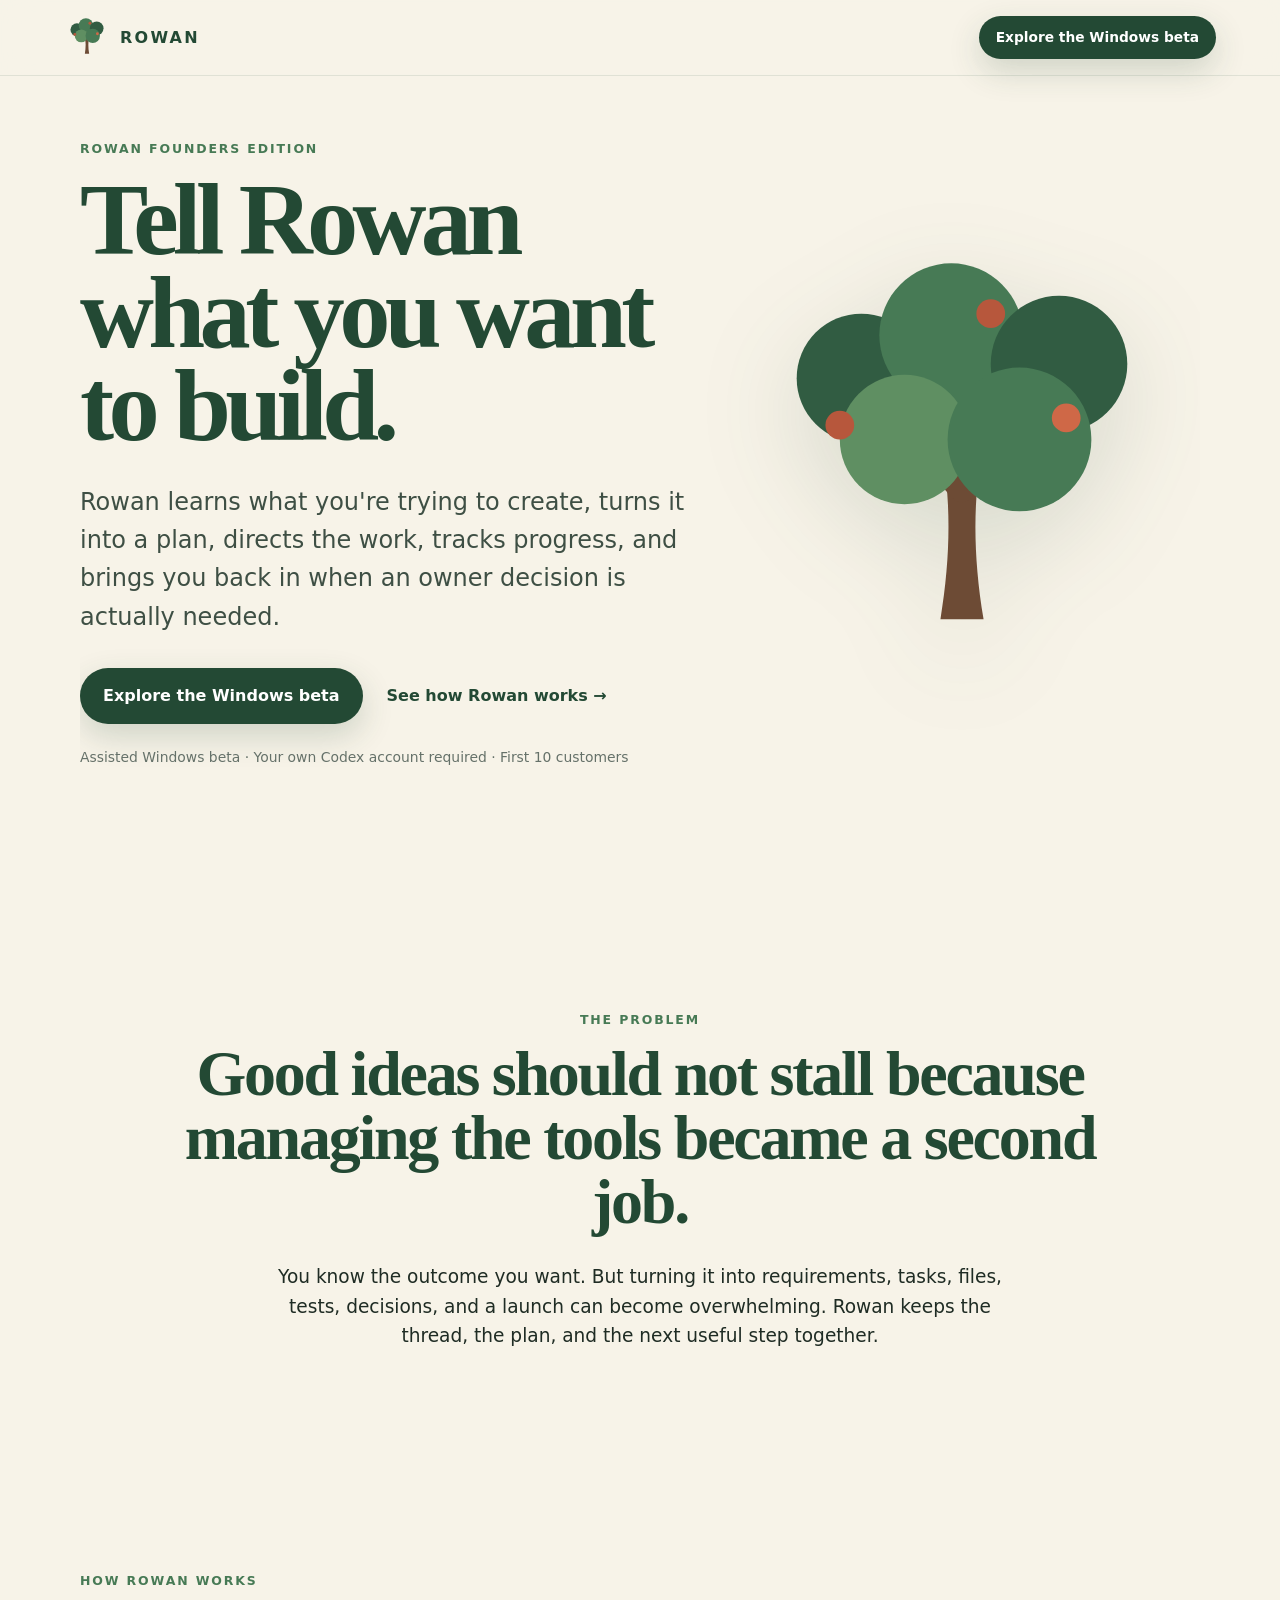
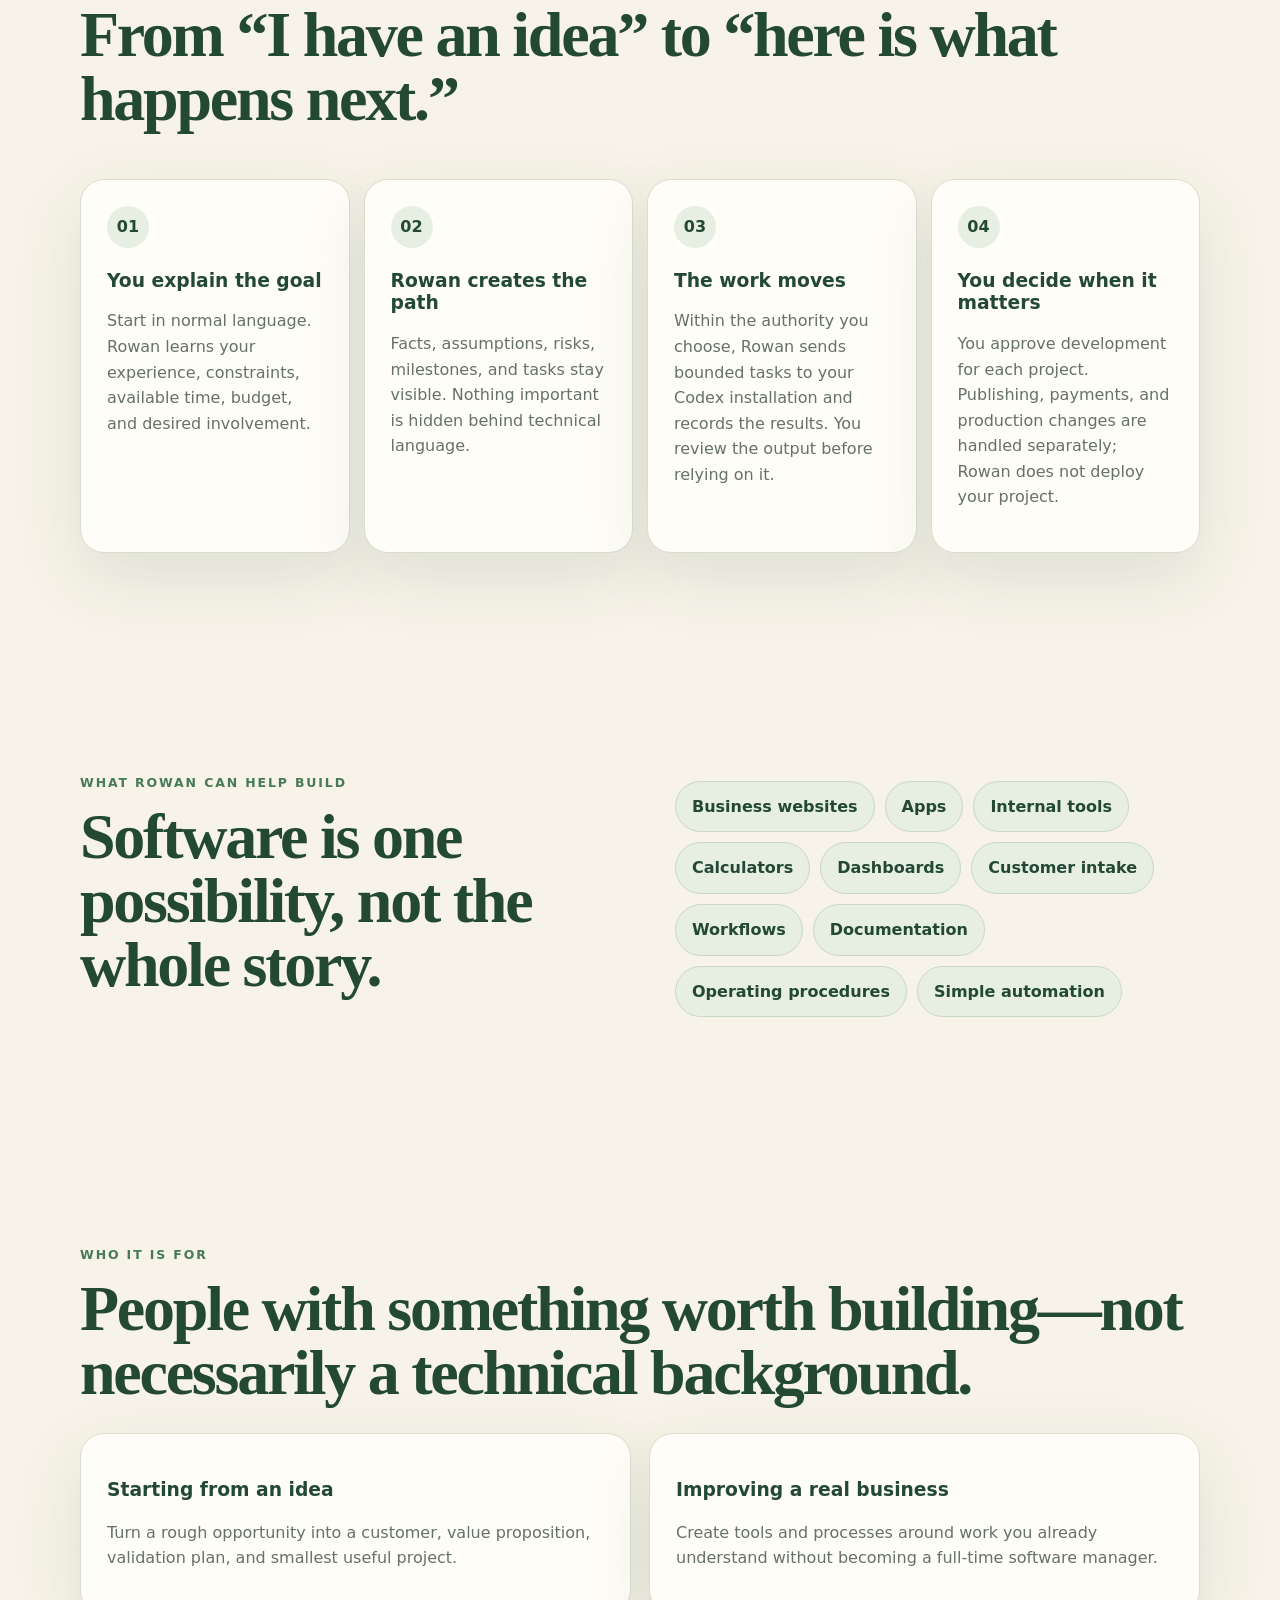
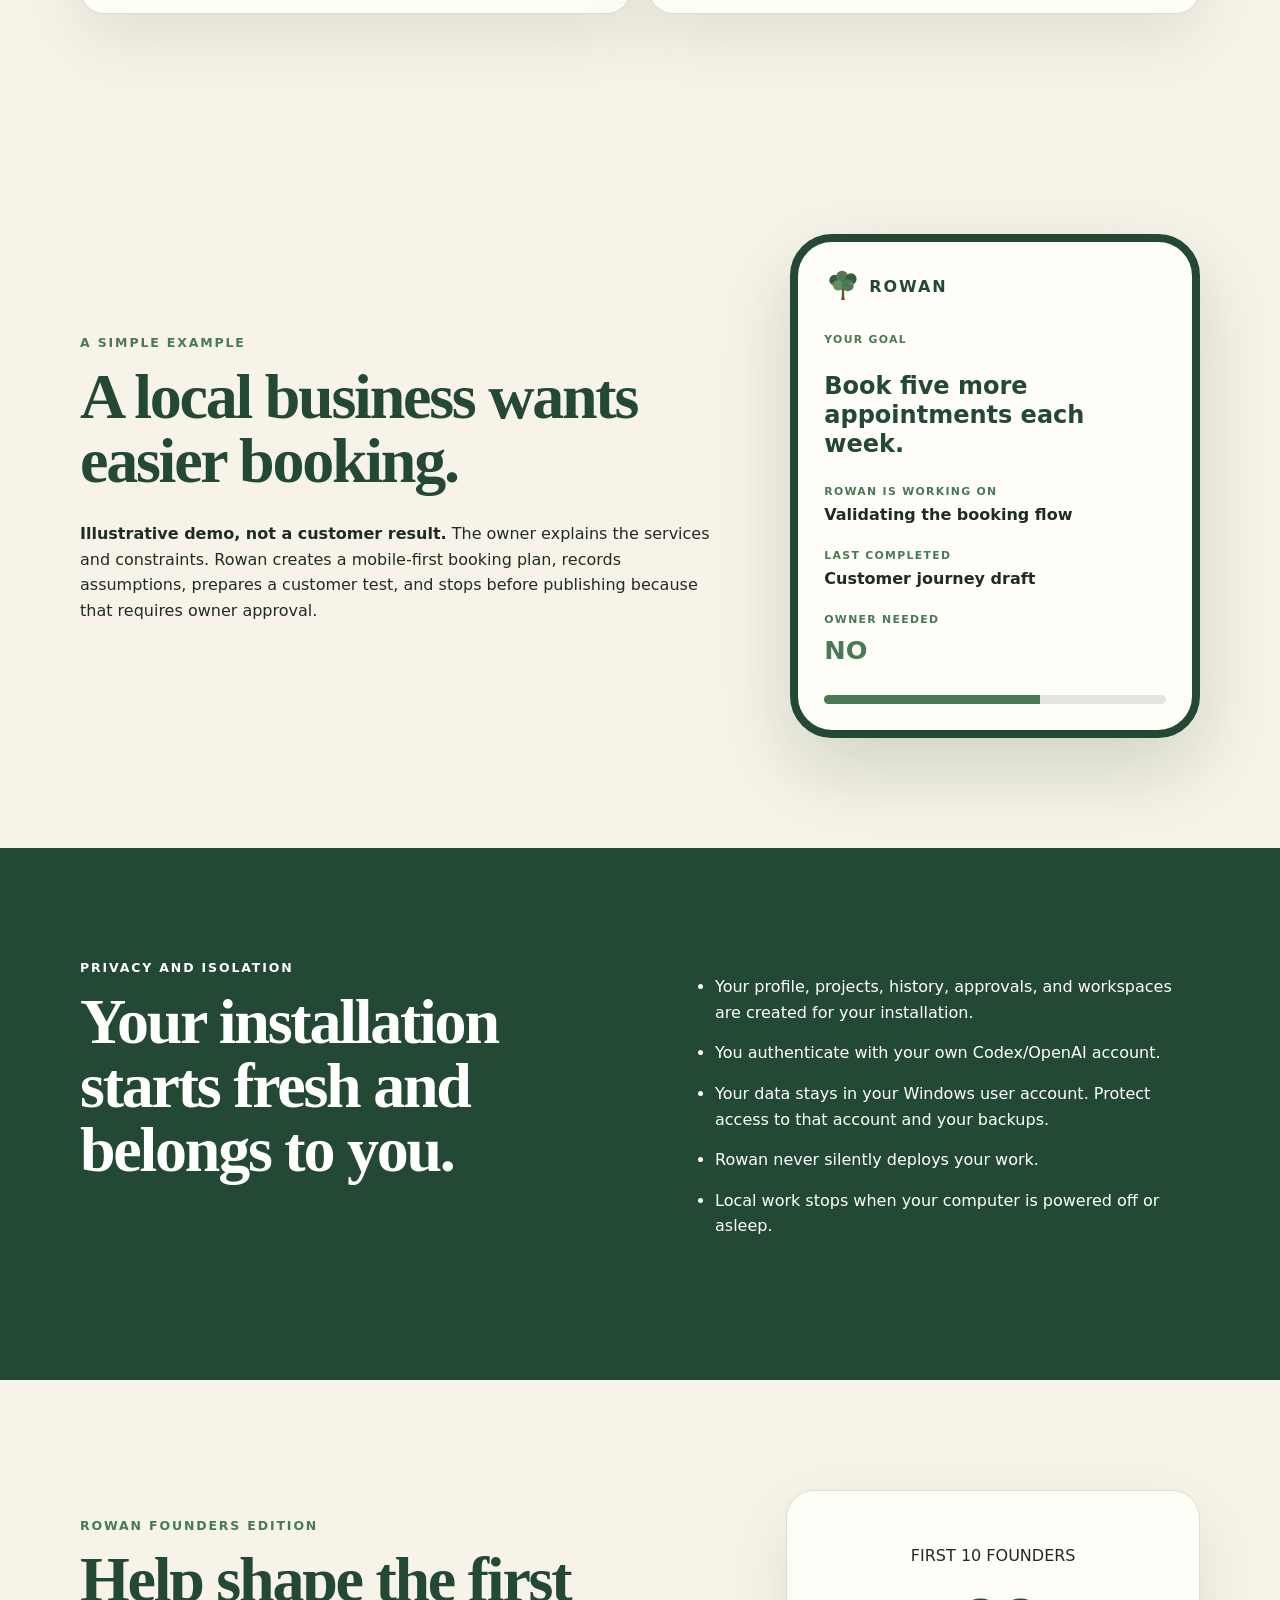
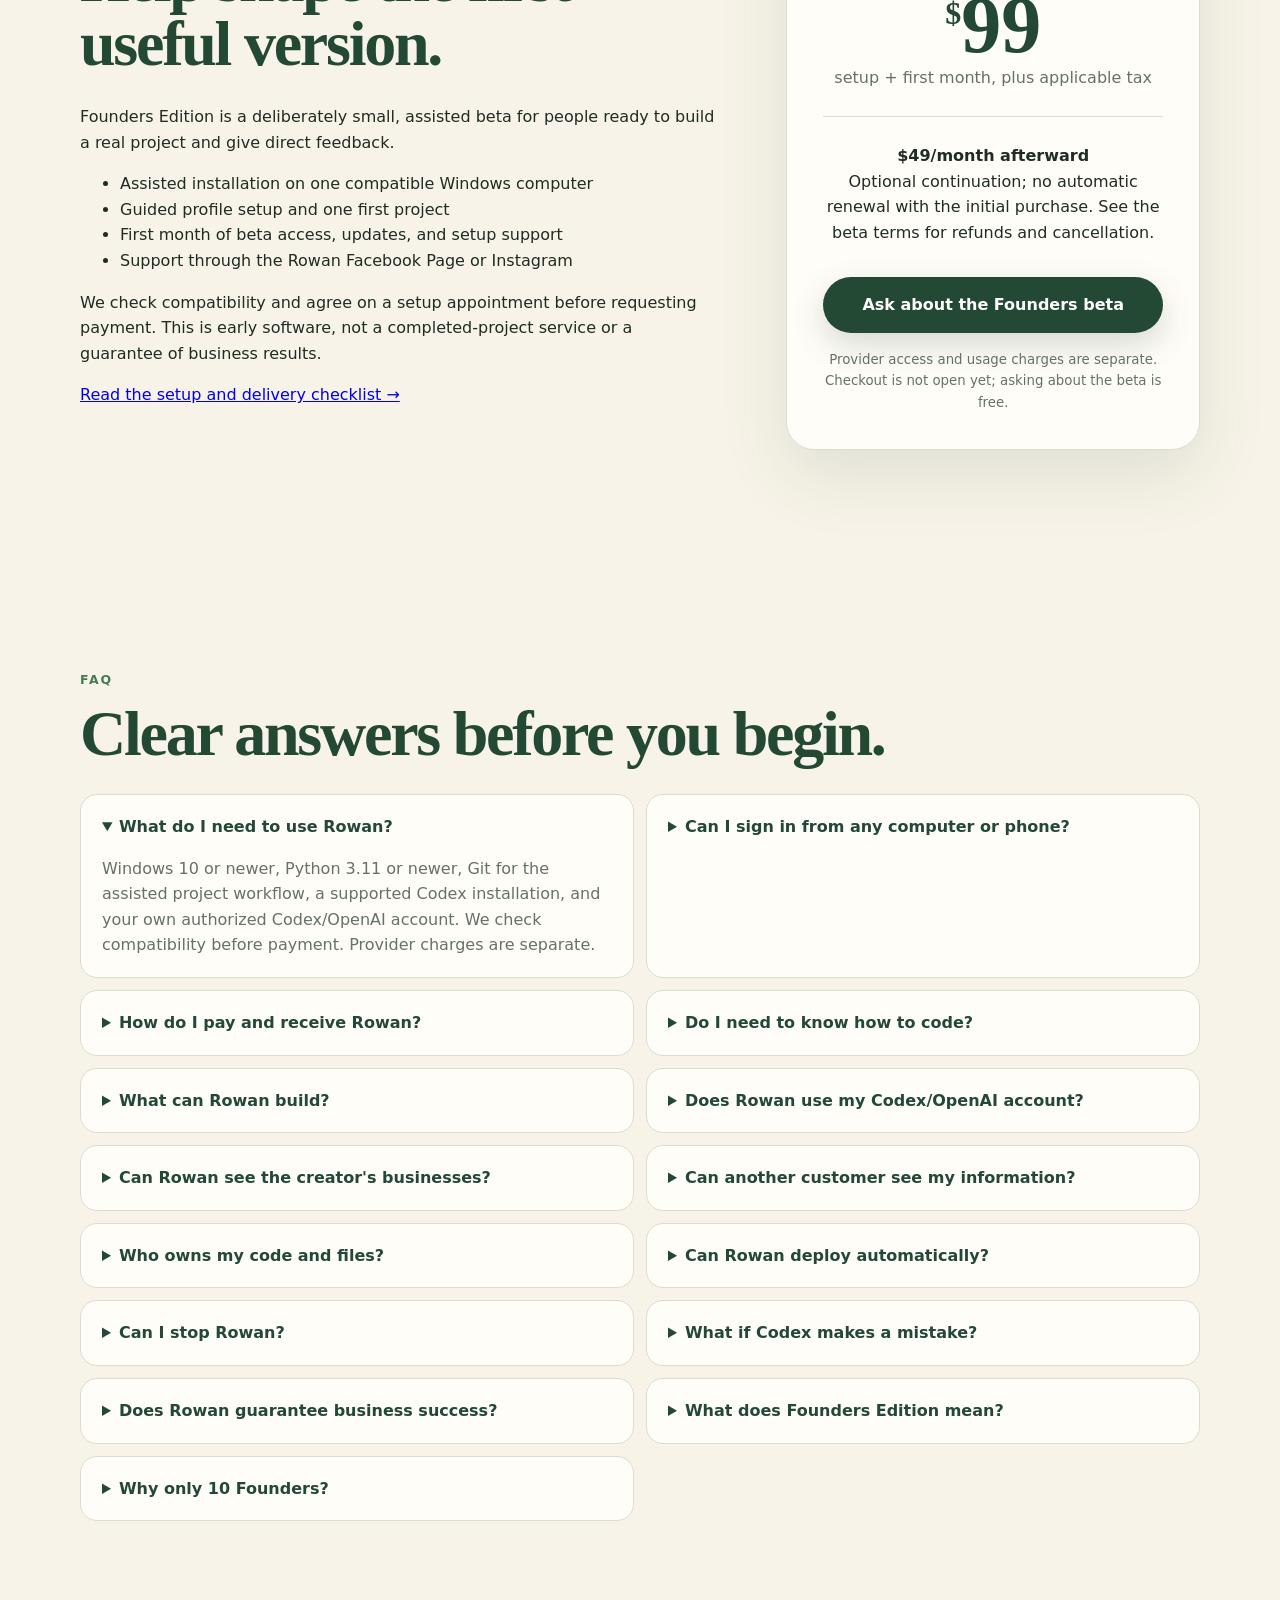
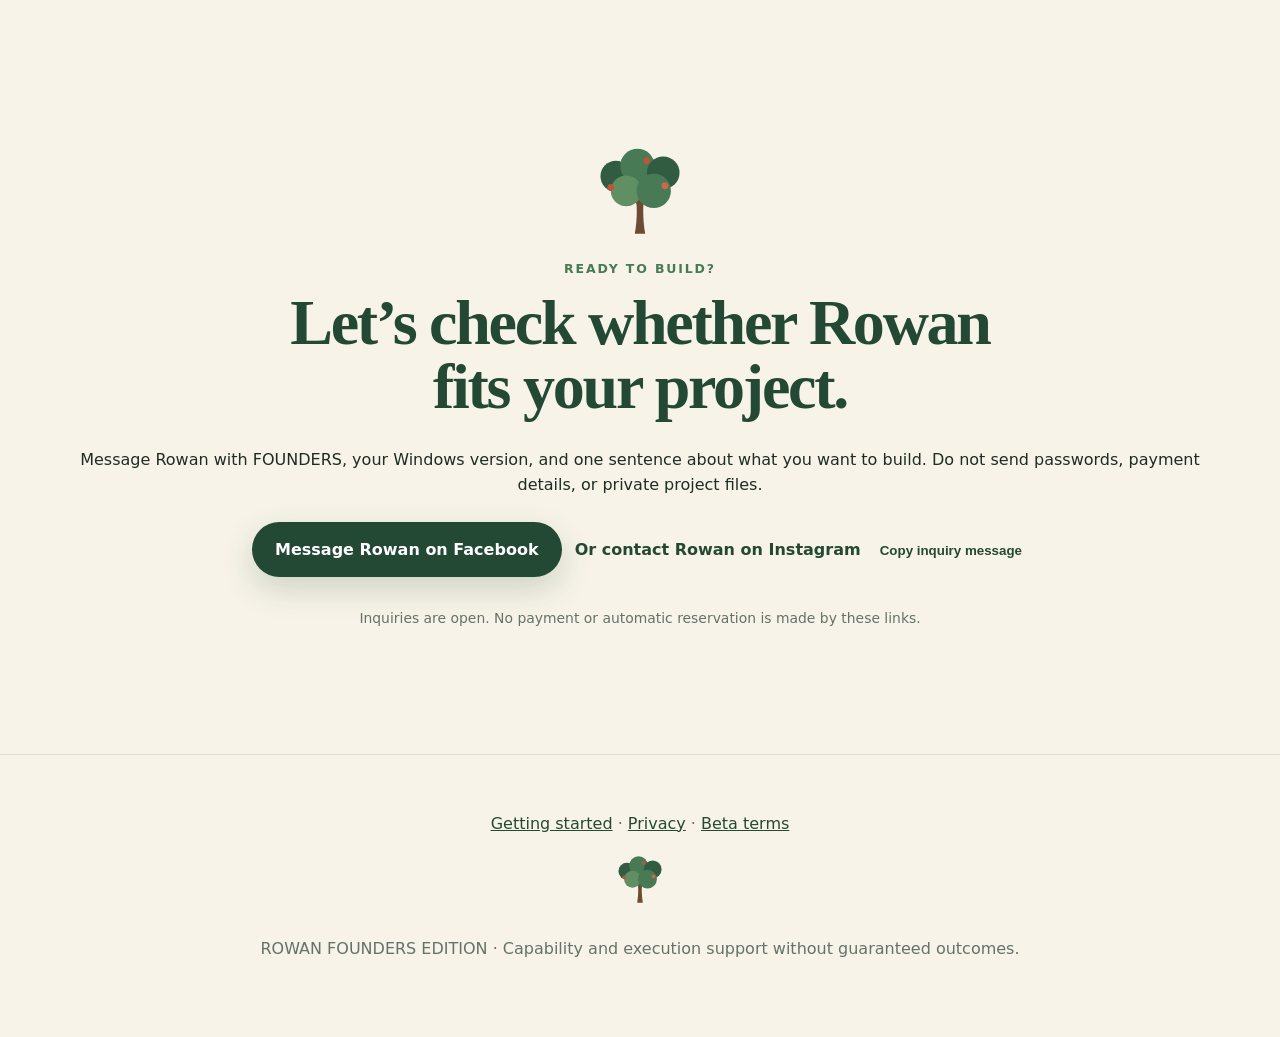
<file: index.html>
<!doctype html>
<html lang="en">
<head>
  <meta charset="utf-8">
  <meta name="viewport" content="width=device-width,initial-scale=1">
  <meta name="description" content="Tell Rowan what you want to build. Assisted Windows beta for entrepreneurs: organize a project, plan the next step, and work with your own Codex account.">
  <meta name="theme-color" content="#315c42">
  <title>Rowan Founders Edition</title>
  <link rel="stylesheet" href="styles.css?v=0.1.2">
</head>
<body>
<header>
  <a class="brand" href="#top"><img src="assets/rowan-mark.svg" alt=""><span>ROWAN</span></a>
  <a class="button small cta" href="#founders">Explore the Windows beta</a>
</header>
<main id="top">
  <section class="hero">
    <div class="hero-copy">
      <p class="eyebrow">ROWAN FOUNDERS EDITION</p>
      <h1>Tell Rowan what you want to build.</h1>
      <p class="lead">Rowan learns what you're trying to create, turns it into a plan, directs the work, tracks progress, and brings you back in when an owner decision is actually needed.</p>
      <div class="actions">
        <a class="button cta" href="#founders">Explore the Windows beta</a>
        <a class="text-link" href="#how">See how Rowan works <span aria-hidden="true">→</span></a>
      </div>
      <p class="quiet-note">Assisted Windows beta · Your own Codex account required · First 10 customers</p>
    </div>
    <div class="hero-art" aria-hidden="true"><img src="assets/rowan-mark.svg" alt=""></div>
  </section>

  <section class="problem">
    <p class="eyebrow">THE PROBLEM</p>
    <h2>Good ideas should not stall because managing the tools became a second job.</h2>
    <p>You know the outcome you want. But turning it into requirements, tasks, files, tests, decisions, and a launch can become overwhelming. Rowan keeps the thread, the plan, and the next useful step together.</p>
  </section>

  <section id="how">
    <p class="eyebrow">HOW ROWAN WORKS</p>
    <h2>From “I have an idea” to “here is what happens next.”</h2>
    <div class="steps">
      <article><span>01</span><h3>You explain the goal</h3><p>Start in normal language. Rowan learns your experience, constraints, available time, budget, and desired involvement.</p></article>
      <article><span>02</span><h3>Rowan creates the path</h3><p>Facts, assumptions, risks, milestones, and tasks stay visible. Nothing important is hidden behind technical language.</p></article>
      <article><span>03</span><h3>The work moves</h3><p>Within the authority you choose, Rowan sends bounded tasks to your Codex installation and records the results. You review the output before relying on it.</p></article>
      <article><span>04</span><h3>You decide when it matters</h3><p>You approve development for each project. Publishing, payments, and production changes are handled separately; Rowan does not deploy your project.</p></article>
    </div>
  </section>

  <section class="build">
    <div>
      <p class="eyebrow">WHAT ROWAN CAN HELP BUILD</p>
      <h2>Software is one possibility, not the whole story.</h2>
    </div>
    <div class="chips">
      <span>Business websites</span><span>Apps</span><span>Internal tools</span>
      <span>Calculators</span><span>Dashboards</span><span>Customer intake</span>
      <span>Workflows</span><span>Documentation</span><span>Operating procedures</span>
      <span>Simple automation</span>
    </div>
  </section>

  <section>
    <p class="eyebrow">WHO IT IS FOR</p>
    <h2>People with something worth building—not necessarily a technical background.</h2>
    <div class="two">
      <article class="panel"><h3>Starting from an idea</h3><p>Turn a rough opportunity into a customer, value proposition, validation plan, and smallest useful project.</p></article>
      <article class="panel"><h3>Improving a real business</h3><p>Create tools and processes around work you already understand without becoming a full-time software manager.</p></article>
    </div>
  </section>

  <section class="demo">
    <div>
      <p class="eyebrow">A SIMPLE EXAMPLE</p>
      <h2>A local business wants easier booking.</h2>
      <p><strong>Illustrative demo, not a customer result.</strong> The owner explains the services and constraints. Rowan creates a mobile-first booking plan, records assumptions, prepares a customer test, and stops before publishing because that requires owner approval.</p>
    </div>
    <div class="phone">
      <div class="phone-top"><img src="assets/rowan-mark.svg" alt=""><strong>ROWAN</strong></div>
      <p class="label">YOUR GOAL</p><h3>Book five more appointments each week.</h3>
      <p class="label">ROWAN IS WORKING ON</p><strong>Validating the booking flow</strong>
      <p class="label">LAST COMPLETED</p><strong>Customer journey draft</strong>
      <p class="label">OWNER NEEDED</p><strong class="no">NO</strong>
      <div class="bar"><span></span></div>
    </div>
  </section>

  <section class="privacy">
    <div><p class="eyebrow">PRIVACY AND ISOLATION</p><h2>Your installation starts fresh and belongs to you.</h2></div>
    <ul>
      <li>Your profile, projects, history, approvals, and workspaces are created for your installation.</li>
      <li>You authenticate with your own Codex/OpenAI account.</li>
      <li>Your data stays in your Windows user account. Protect access to that account and your backups.</li>
      <li>Rowan never silently deploys your work.</li>
      <li>Local work stops when your computer is powered off or asleep.</li>
    </ul>
  </section>

  <section id="founders" class="offer">
    <div>
      <p class="eyebrow">ROWAN FOUNDERS EDITION</p>
      <h2>Help shape the first useful version.</h2>
      <p>Founders Edition is a deliberately small, assisted beta for people ready to build a real project and give direct feedback.</p>
      <ul><li>Assisted installation on one compatible Windows computer</li><li>Guided profile setup and one first project</li><li>First month of beta access, updates, and setup support</li><li>Support through the Rowan Facebook Page or Instagram</li></ul><p>We check compatibility and agree on a setup appointment before requesting payment. This is early software, not a completed-project service or a guarantee of business results.</p><p><a href="getting-started.html">Read the setup and delivery checklist →</a></p>
    </div>
    <div class="price-card">
      <p>FIRST 10 FOUNDERS</p>
      <strong><sup>$</sup>99</strong>
      <span>setup + first month, plus applicable tax</span>
      <hr>
      <p><b>$49/month afterward</b><br>Optional continuation; no automatic renewal with the initial purchase. See the beta terms for refunds and cancellation.</p>
      <a class="button cta" href="#reserve">Ask about the Founders beta</a>
      <small>Provider access and usage charges are separate. Checkout is not open yet; asking about the beta is free.</small>
    </div>
  </section>

  <section id="faq">
    <p class="eyebrow">FAQ</p><h2>Clear answers before you begin.</h2>
    <div class="faq">
      <details open><summary>What do I need to use Rowan?</summary><p>Windows 10 or newer, Python 3.11 or newer, Git for the assisted project workflow, a supported Codex installation, and your own authorized Codex/OpenAI account. We check compatibility before payment. Provider charges are separate.</p></details>
      <details><summary>Can I sign in from any computer or phone?</summary><p>No. This version installs on your Windows computer and opens a local browser dashboard. It has no Rowan cloud account or mobile app. Local work stops when that computer is asleep or off.</p></details>
      <details><summary>How do I pay and receive Rowan?</summary><p>Start by messaging Rowan. We check compatibility and confirm the offer, support, cancellation and refund terms before sending a payment request. Payment setup is being completed; no payment is collected through this website today.</p></details>
      <details><summary>Do I need to know how to code?</summary><p>No. Rowan is designed to translate your goal into the planning and technical work. You still make owner decisions.</p></details>
      <details><summary>What can Rowan build?</summary><p>Apps, websites, internal tools, calculators, dashboards, workflows, documentation, intake systems, and other bounded projects that can be created on your computer.</p></details>
      <details><summary>Does Rowan use my Codex/OpenAI account?</summary><p>Yes. Founders Edition detects Codex and asks you to authenticate with your own account. Your access is never supplied by another customer.</p></details>
      <details><summary>Can Rowan see the creator's businesses?</summary><p>No. A fresh installation contains no creator portfolio, business history, prompts, reports, credentials, or private files.</p></details>
      <details><summary>Can another customer see my information?</summary><p>No. Founders installations create separate local state and workspaces. Do not share your Windows account or data directory with another person.</p></details>
      <details><summary>Who owns my code and files?</summary><p>Your project files remain in your customer-controlled workspaces, subject to the terms of any third-party tools or content you use.</p></details>
      <details><summary>Can Rowan deploy automatically?</summary><p>No. This release does not dispatch deployment tasks. Publishing is a separate owner-controlled step.</p></details>
      <details><summary>Can I stop Rowan?</summary><p>Yes. You can pause future work or an individual project and uninstall while retaining your data. An already running Codex task may need to finish or be stopped separately.</p></details>
      <details><summary>What if Codex makes a mistake?</summary><p>Errors are possible. Rowan uses bounded tasks, separate Git workspaces, and owner approvals, but important work still needs review.</p></details>
      <details><summary>Does Rowan guarantee business success?</summary><p>No. Rowan supports planning and execution; it cannot guarantee demand, revenue, profitability, or accurate output.</p></details>
      <details><summary>What does Founders Edition mean?</summary><p>It is an assisted beta. Some workflows are manual, feedback is expected, and features will change.</p></details>
      <details><summary>Why only 10 Founders?</summary><p>The first release is intentionally small so each customer can receive setup help and the product can improve from real use.</p></details>
    </div>
  </section>

  <section id="reserve" class="reserve">
    <img src="assets/rowan-mark.svg" alt="">
    <p class="eyebrow">READY TO BUILD?</p>
    <h2>Let’s check whether Rowan fits your project.</h2>
    <p>Message Rowan with FOUNDERS, your Windows version, and one sentence about what you want to build. Do not send passwords, payment details, or private project files.</p>
    <a id="reserve-button" class="button" href="https://www.facebook.com/userowan">Message Rowan on Facebook</a>
    <a class="text-link" href="https://www.instagram.com/_rowan_growth/">Or contact Rowan on Instagram</a>
    <button id="copy-message" class="text-button">Copy inquiry message</button>
    <p role="status" id="contact-status" class="quiet-note"></p>
  </section>
</main>
<footer><p><a href="getting-started.html">Getting started</a> · <a href="privacy.html">Privacy</a> · <a href="terms.html">Beta terms</a></p><img src="assets/rowan-mark.svg" alt=""><p>ROWAN FOUNDERS EDITION · Capability and execution support without guaranteed outcomes.</p></footer>
<script src="config.js"></script>
<script src="landing.js?v=0.1.2"></script>
</body>
</html>
</file>
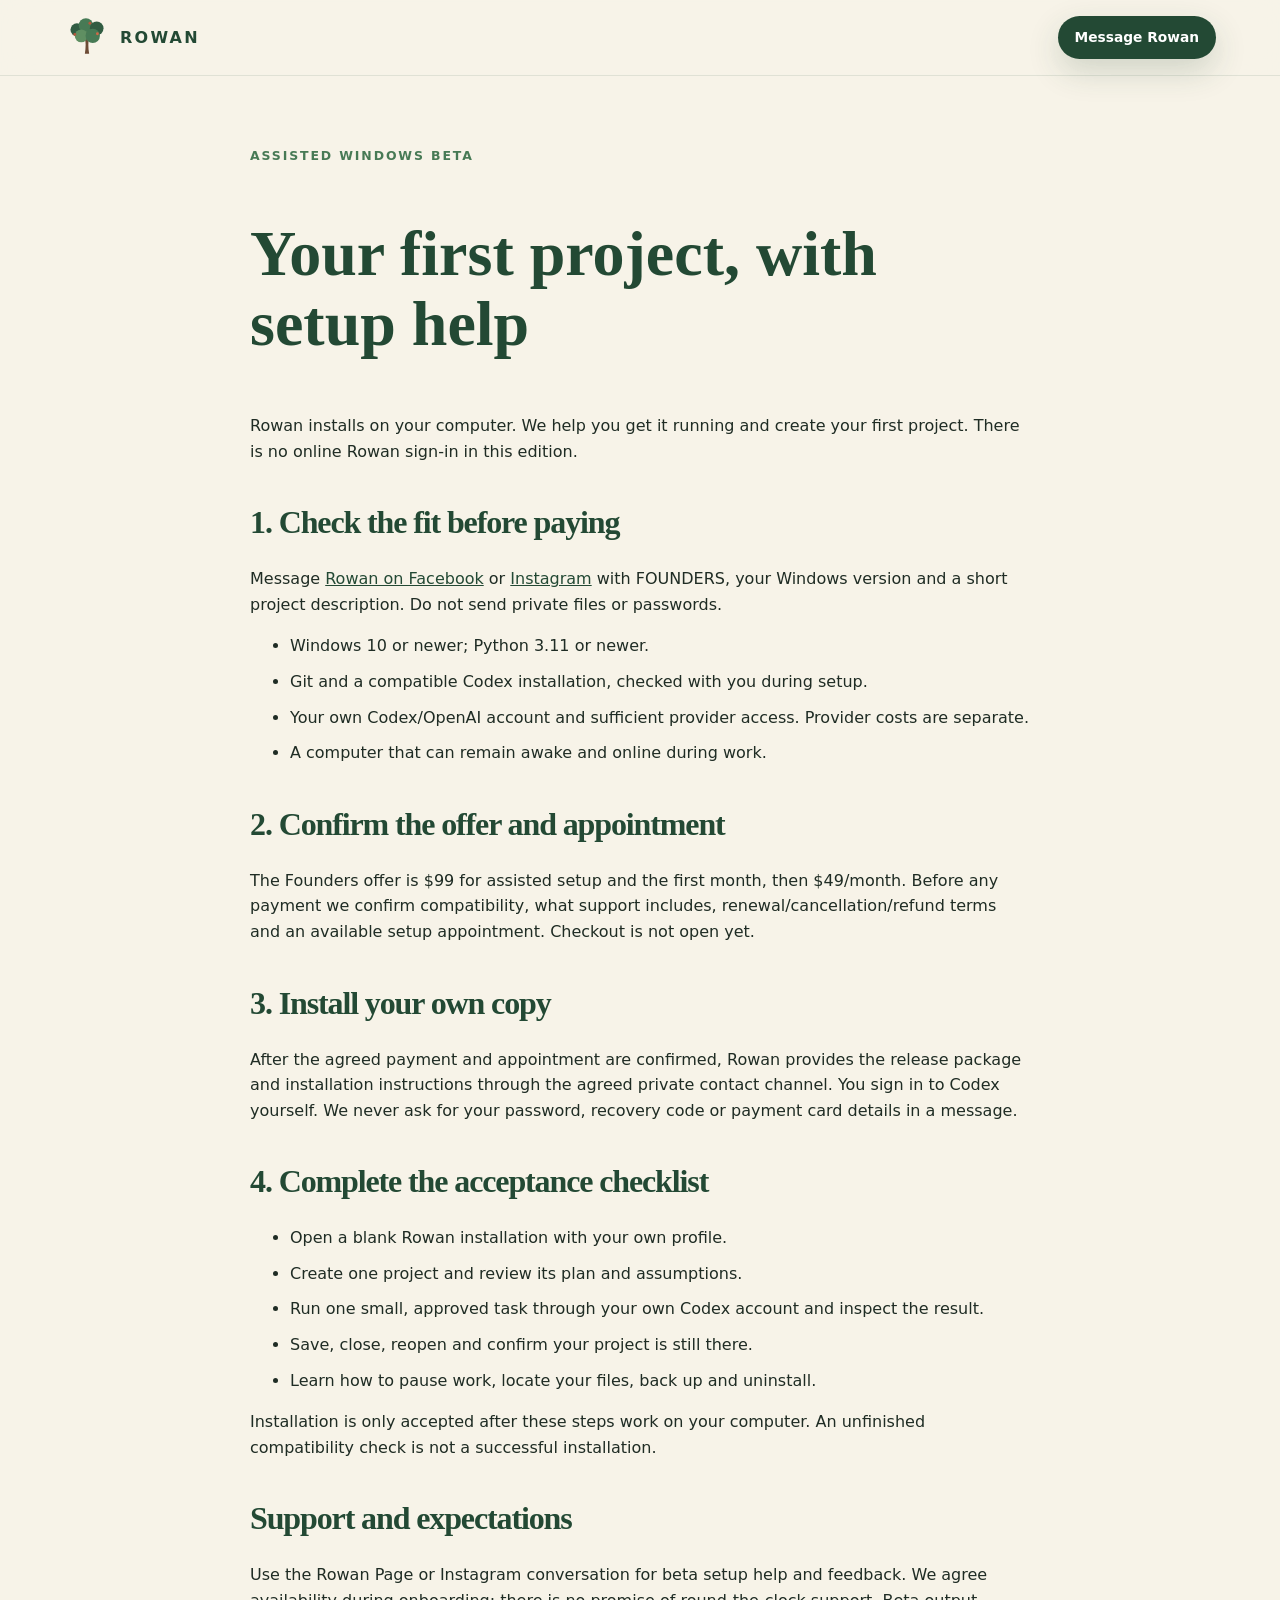
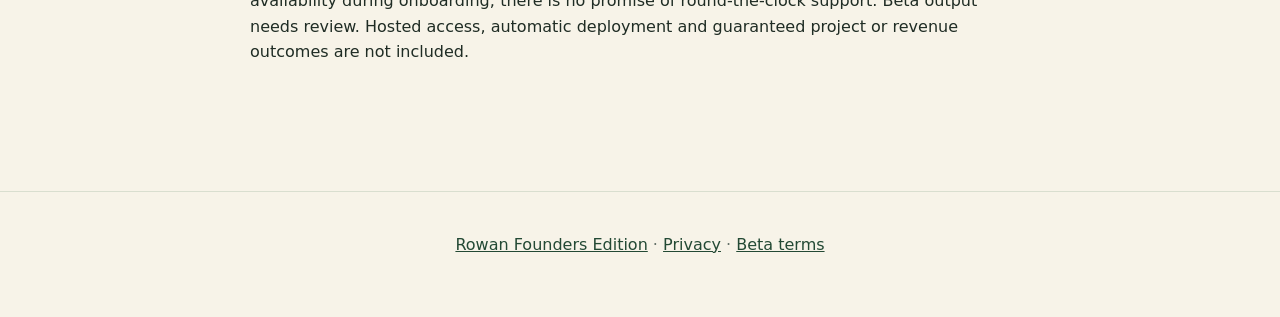
<file: getting-started.html>
<!doctype html><html lang="en"><head><meta charset="utf-8"><meta name="viewport" content="width=device-width,initial-scale=1"><title>Your first project, with setup help | Rowan</title><link rel="stylesheet" href="styles.css?v=0.1.2"></head><body><header><a class="brand" href="./"><img src="assets/rowan-mark.svg" alt=""><span>ROWAN</span></a><a class="button small" href="https://www.facebook.com/userowan">Message Rowan</a></header><main><section class="document"><p class="eyebrow">ASSISTED WINDOWS BETA</p><h1>Your first project, with setup help</h1><p>Rowan installs on your computer. We help you get it running and create your first project. There is no online Rowan sign-in in this edition.</p>
<h2>1. Check the fit before paying</h2><p>Message <a href="https://www.facebook.com/userowan">Rowan on Facebook</a> or <a href="https://www.instagram.com/_rowan_growth/">Instagram</a> with FOUNDERS, your Windows version and a short project description. Do not send private files or passwords.</p><ul><li>Windows 10 or newer; Python 3.11 or newer.</li><li>Git and a compatible Codex installation, checked with you during setup.</li><li>Your own Codex/OpenAI account and sufficient provider access. Provider costs are separate.</li><li>A computer that can remain awake and online during work.</li></ul>
<h2>2. Confirm the offer and appointment</h2><p>The Founders offer is $99 for assisted setup and the first month, then $49/month. Before any payment we confirm compatibility, what support includes, renewal/cancellation/refund terms and an available setup appointment. Checkout is not open yet.</p>
<h2>3. Install your own copy</h2><p>After the agreed payment and appointment are confirmed, Rowan provides the release package and installation instructions through the agreed private contact channel. You sign in to Codex yourself. We never ask for your password, recovery code or payment card details in a message.</p>
<h2>4. Complete the acceptance checklist</h2><ul><li>Open a blank Rowan installation with your own profile.</li><li>Create one project and review its plan and assumptions.</li><li>Run one small, approved task through your own Codex account and inspect the result.</li><li>Save, close, reopen and confirm your project is still there.</li><li>Learn how to pause work, locate your files, back up and uninstall.</li></ul><p>Installation is only accepted after these steps work on your computer. An unfinished compatibility check is not a successful installation.</p>
<h2>Support and expectations</h2><p>Use the Rowan Page or Instagram conversation for beta setup help and feedback. We agree availability during onboarding; there is no promise of round-the-clock support. Beta output needs review. Hosted access, automatic deployment and guaranteed project or revenue outcomes are not included.</p></section></main><footer><a href="./">Rowan Founders Edition</a> · <a href="privacy.html">Privacy</a> · <a href="terms.html">Beta terms</a></footer></body></html>
</file>
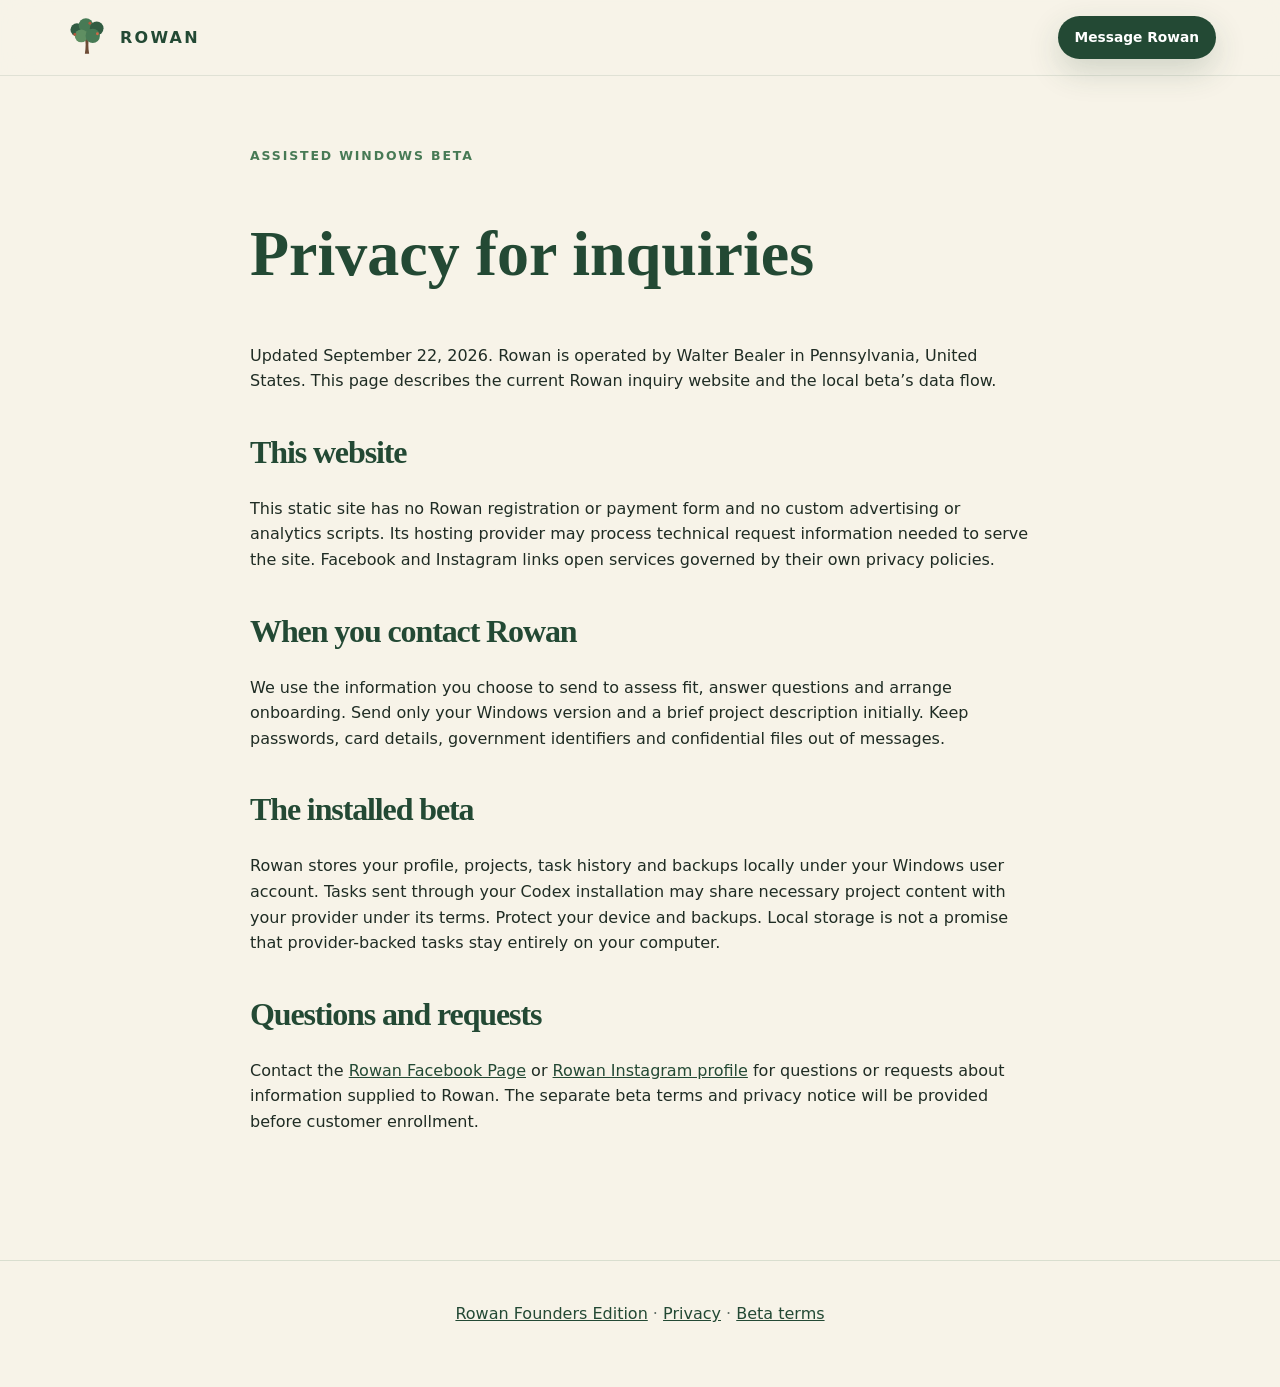
<file: privacy.html>
<!doctype html><html lang="en"><head><meta charset="utf-8"><meta name="viewport" content="width=device-width,initial-scale=1"><title>Privacy for inquiries | Rowan</title><link rel="stylesheet" href="styles.css?v=0.1.2"></head><body><header><a class="brand" href="./"><img src="assets/rowan-mark.svg" alt=""><span>ROWAN</span></a><a class="button small" href="https://www.facebook.com/userowan">Message Rowan</a></header><main><section class="document"><p class="eyebrow">ASSISTED WINDOWS BETA</p><h1>Privacy for inquiries</h1><p>Updated September 22, 2026. Rowan is operated by Walter Bealer in Pennsylvania, United States. This page describes the current Rowan inquiry website and the local beta’s data flow.</p><h2>This website</h2><p>This static site has no Rowan registration or payment form and no custom advertising or analytics scripts. Its hosting provider may process technical request information needed to serve the site. Facebook and Instagram links open services governed by their own privacy policies.</p><h2>When you contact Rowan</h2><p>We use the information you choose to send to assess fit, answer questions and arrange onboarding. Send only your Windows version and a brief project description initially. Keep passwords, card details, government identifiers and confidential files out of messages.</p><h2>The installed beta</h2><p>Rowan stores your profile, projects, task history and backups locally under your Windows user account. Tasks sent through your Codex installation may share necessary project content with your provider under its terms. Protect your device and backups. Local storage is not a promise that provider-backed tasks stay entirely on your computer.</p><h2>Questions and requests</h2><p>Contact the <a href="https://www.facebook.com/userowan">Rowan Facebook Page</a> or <a href="https://www.instagram.com/_rowan_growth/">Rowan Instagram profile</a> for questions or requests about information supplied to Rowan. The separate beta terms and privacy notice will be provided before customer enrollment.</p></section></main><footer><a href="./">Rowan Founders Edition</a> · <a href="privacy.html">Privacy</a> · <a href="terms.html">Beta terms</a></footer></body></html>
</file>
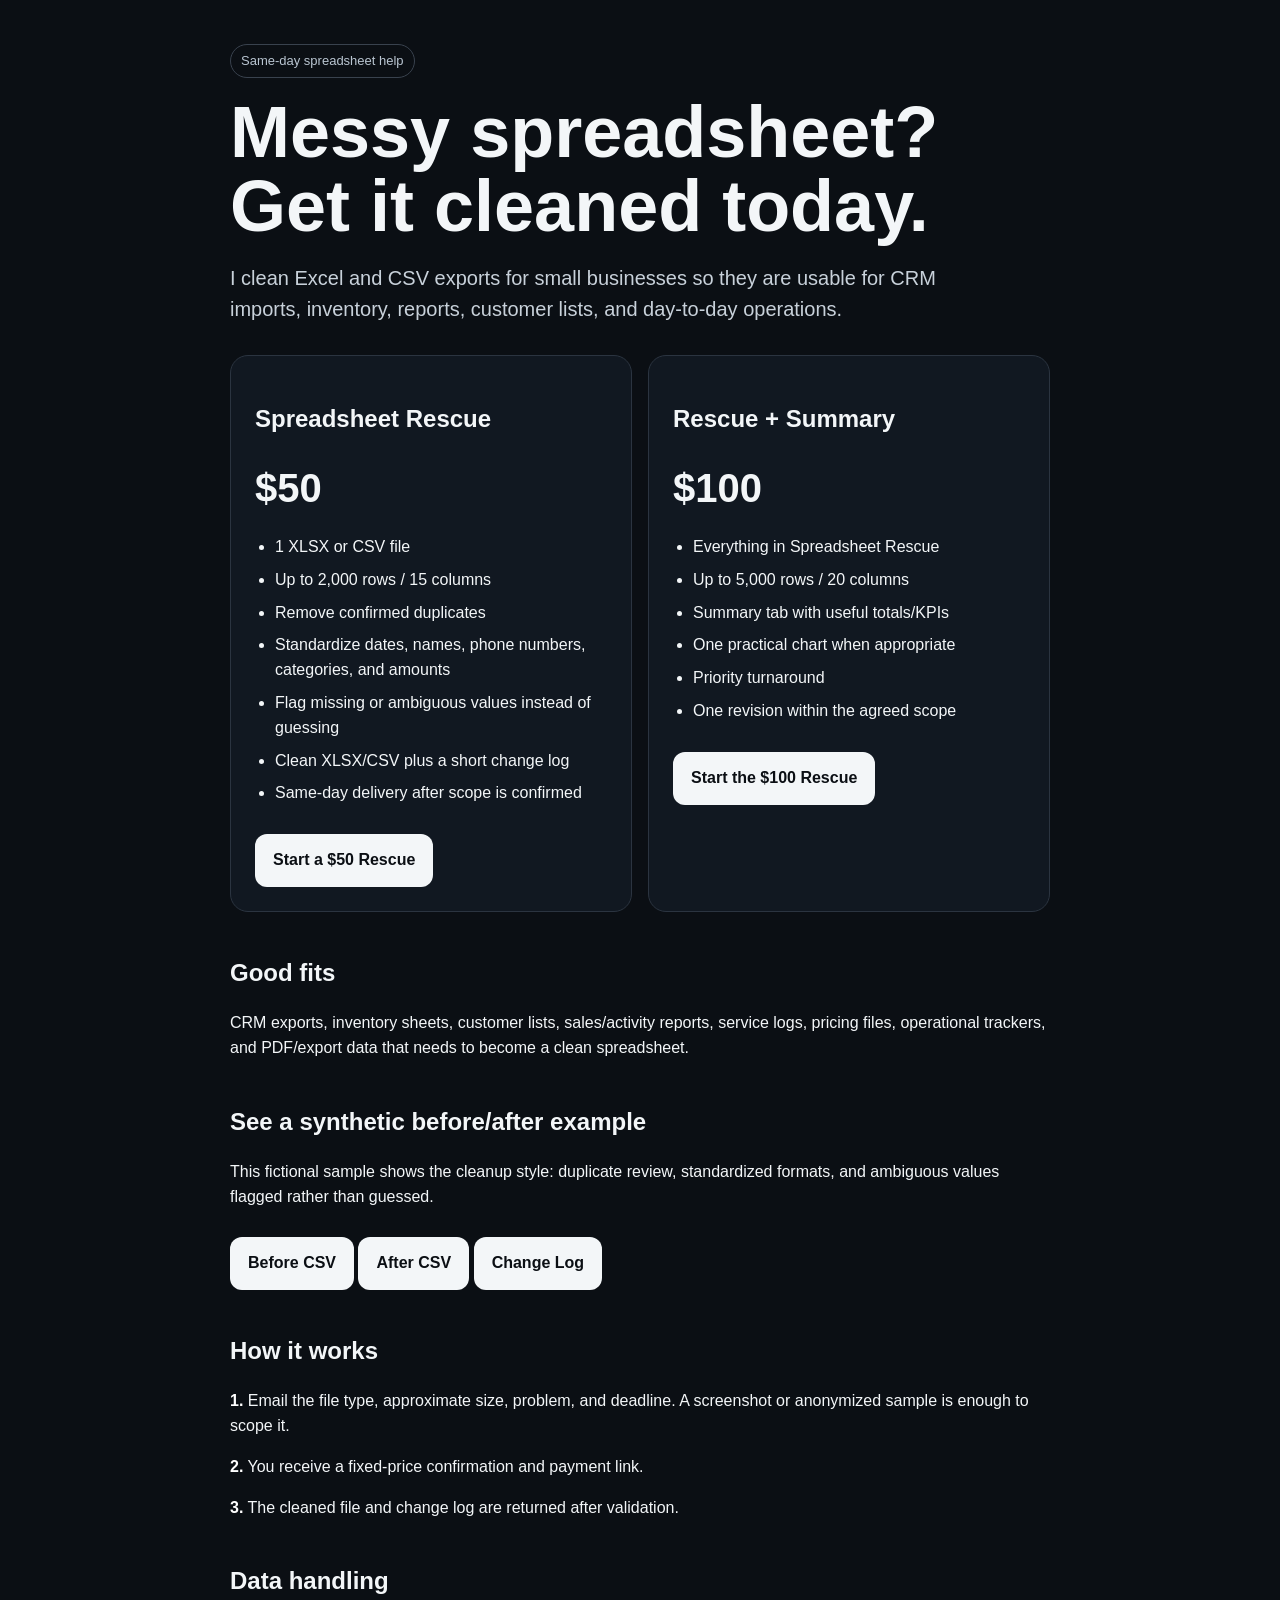
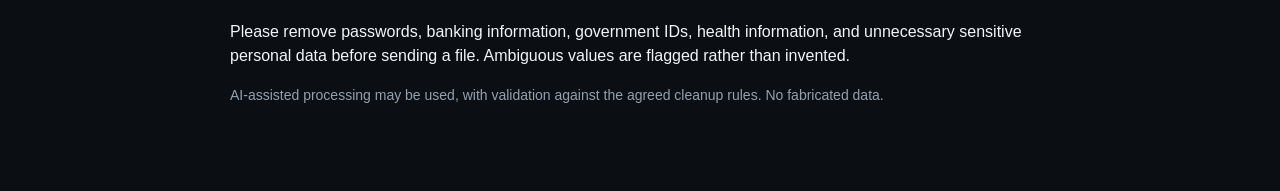
<file: spreadsheet-rescue.html>
<!doctype html>
<html lang="en">
<head>
<meta charset="utf-8">
<meta name="viewport" content="width=device-width,initial-scale=1">
<title>Spreadsheet Rescue — Same-Day Excel & CSV Cleanup</title>
<meta name="description" content="Same-day cleanup for messy Excel and CSV files. Fixed-price, careful, and business-ready.">
<style>
:root{color-scheme:dark}
*{box-sizing:border-box}
body{margin:0;font-family:Arial,Helvetica,sans-serif;background:#0b0f14;color:#f3f6f8;line-height:1.55}
main{max-width:860px;margin:auto;padding:44px 20px 70px}
.badge{display:inline-block;padding:6px 10px;border:1px solid #39424e;border-radius:999px;color:#b9c5d1;font-size:13px}
h1{font-size:clamp(38px,8vw,72px);line-height:1.02;margin:18px 0 14px}
.lead{font-size:20px;color:#c8d1da;max-width:720px}
.grid{display:grid;grid-template-columns:repeat(auto-fit,minmax(260px,1fr));gap:16px;margin:30px 0}
.card{border:1px solid #2b3440;border-radius:18px;padding:24px;background:#111821}
.price{font-size:40px;font-weight:800;margin:8px 0}
ul{padding-left:20px}
li{margin:8px 0}
.cta{display:inline-block;margin-top:12px;padding:14px 18px;border-radius:12px;background:#f3f6f8;color:#0b0f14;text-decoration:none;font-weight:800}
.muted{color:#93a1af;font-size:14px}
.section{margin-top:42px}
strong{color:#fff}
</style>
</head>
<body>
<main>
<span class="badge">Same-day spreadsheet help</span>
<h1>Messy spreadsheet? Get it cleaned today.</h1>
<p class="lead">I clean Excel and CSV exports for small businesses so they are usable for CRM imports, inventory, reports, customer lists, and day-to-day operations.</p>

<div class="grid">
<section class="card">
<h2>Spreadsheet Rescue</h2>
<div class="price">$50</div>
<ul>
<li>1 XLSX or CSV file</li>
<li>Up to 2,000 rows / 15 columns</li>
<li>Remove confirmed duplicates</li>
<li>Standardize dates, names, phone numbers, categories, and amounts</li>
<li>Flag missing or ambiguous values instead of guessing</li>
<li>Clean XLSX/CSV plus a short change log</li>
<li>Same-day delivery after scope is confirmed</li>
</ul>
<a class="cta" href="mailto:support@gwdispatch.com?subject=Spreadsheet%20Rescue%20-%20%2450&body=I%20need%20help%20with%20a%20spreadsheet.%0A%0AFile%20type%3A%0AApproximate%20rows%2Fcolumns%3A%0AMain%20problem%3A%0ADeadline%3A">Start a $50 Rescue</a>
</section>

<section class="card">
<h2>Rescue + Summary</h2>
<div class="price">$100</div>
<ul>
<li>Everything in Spreadsheet Rescue</li>
<li>Up to 5,000 rows / 20 columns</li>
<li>Summary tab with useful totals/KPIs</li>
<li>One practical chart when appropriate</li>
<li>Priority turnaround</li>
<li>One revision within the agreed scope</li>
</ul>
<a class="cta" href="mailto:support@gwdispatch.com?subject=Spreadsheet%20Rescue%20-%20%24100&body=I%20need%20the%20Rescue%20%2B%20Summary%20package.%0A%0AFile%20type%3A%0AApproximate%20rows%2Fcolumns%3A%0AMain%20problem%3A%0ADeadline%3A">Start the $100 Rescue</a>
</section>
</div>

<section class="section">
<h2>Good fits</h2>
<p>CRM exports, inventory sheets, customer lists, sales/activity reports, service logs, pricing files, operational trackers, and PDF/export data that needs to become a clean spreadsheet.</p>
</section>

<section class="section">
<h2>See a synthetic before/after example</h2>
<p>This fictional sample shows the cleanup style: duplicate review, standardized formats, and ambiguous values flagged rather than guessed.</p>
<p><a class="cta" href="sample-before.csv">Before CSV</a> <a class="cta" href="sample-after.csv">After CSV</a> <a class="cta" href="sample-change-log.txt">Change Log</a></p>
</section>

<section class="section">
<h2>How it works</h2>
<p><strong>1.</strong> Email the file type, approximate size, problem, and deadline. A screenshot or anonymized sample is enough to scope it.</p>
<p><strong>2.</strong> You receive a fixed-price confirmation and payment link.</p>
<p><strong>3.</strong> The cleaned file and change log are returned after validation.</p>
</section>

<section class="section">
<h2>Data handling</h2>
<p>Please remove passwords, banking information, government IDs, health information, and unnecessary sensitive personal data before sending a file. Ambiguous values are flagged rather than invented.</p>
<p class="muted">AI-assisted processing may be used, with validation against the agreed cleanup rules. No fabricated data.</p>
</section>
</main>
</body>
</html>
</file>
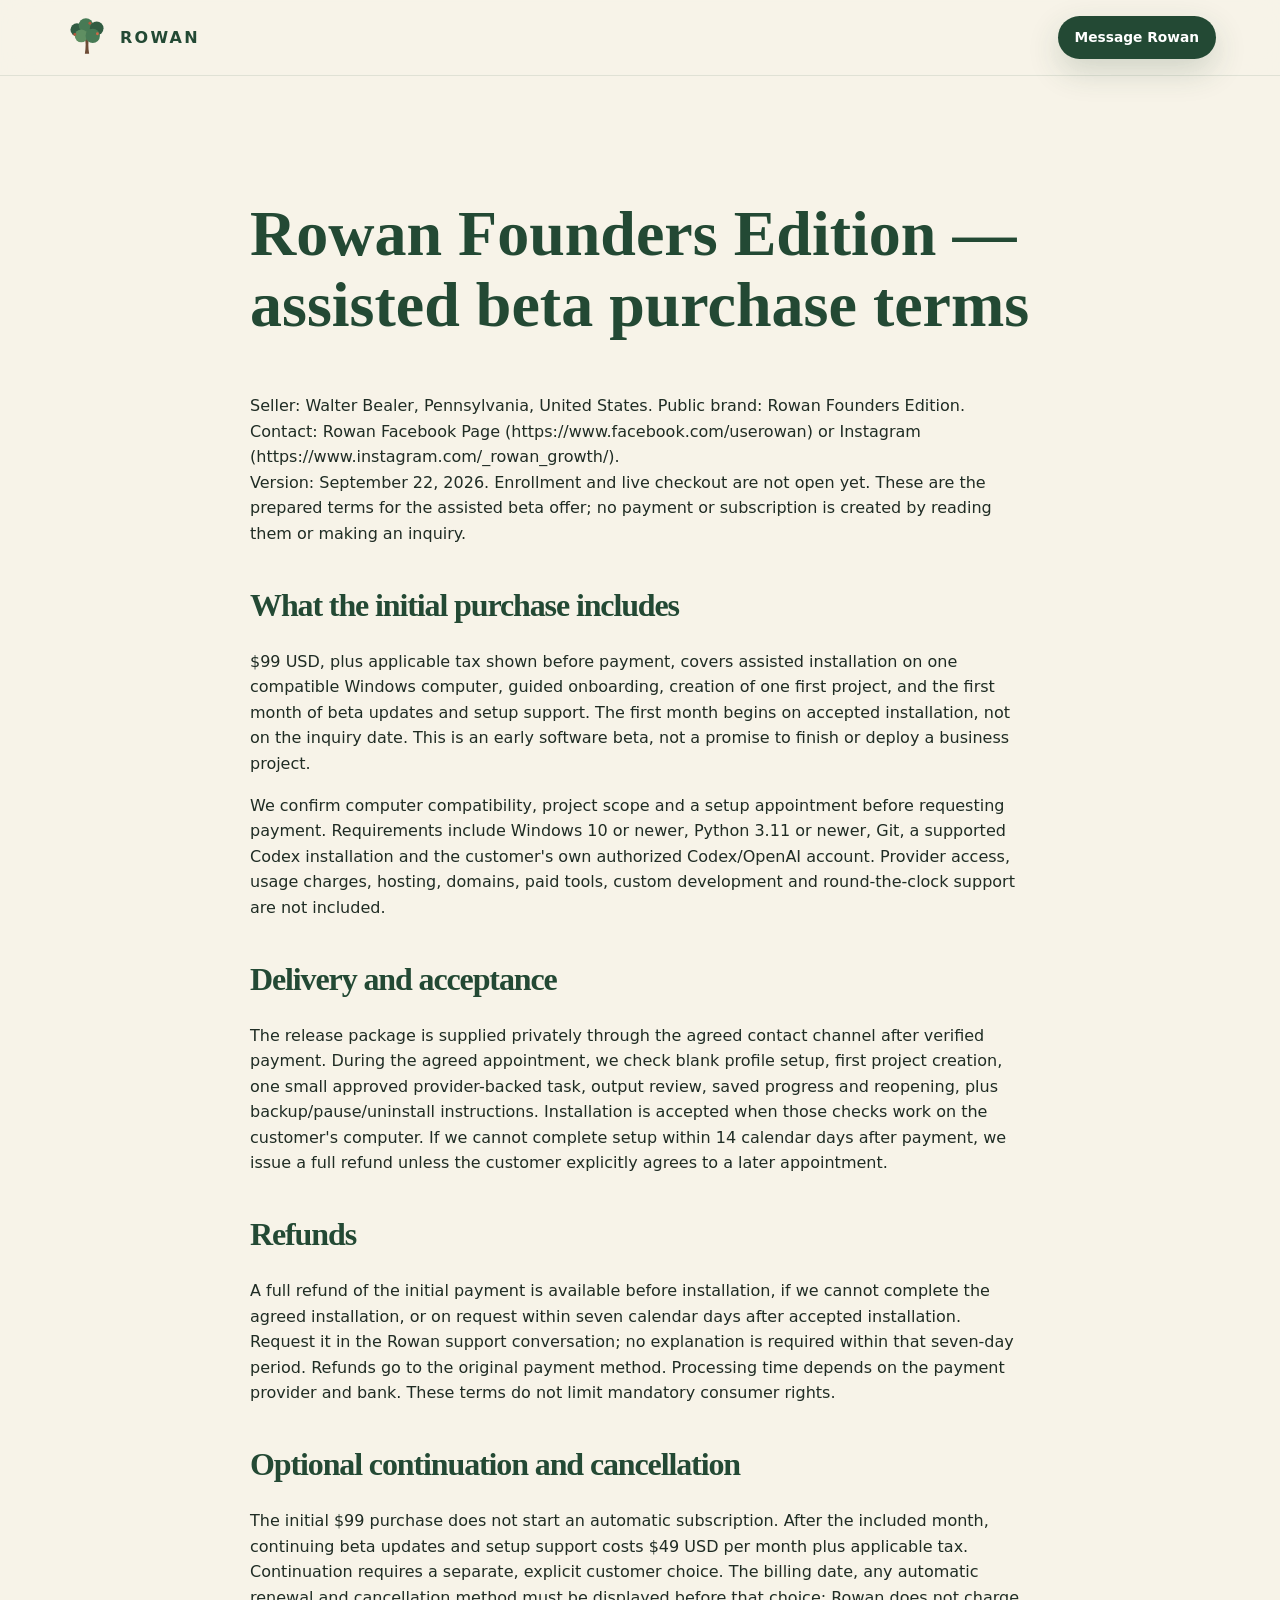
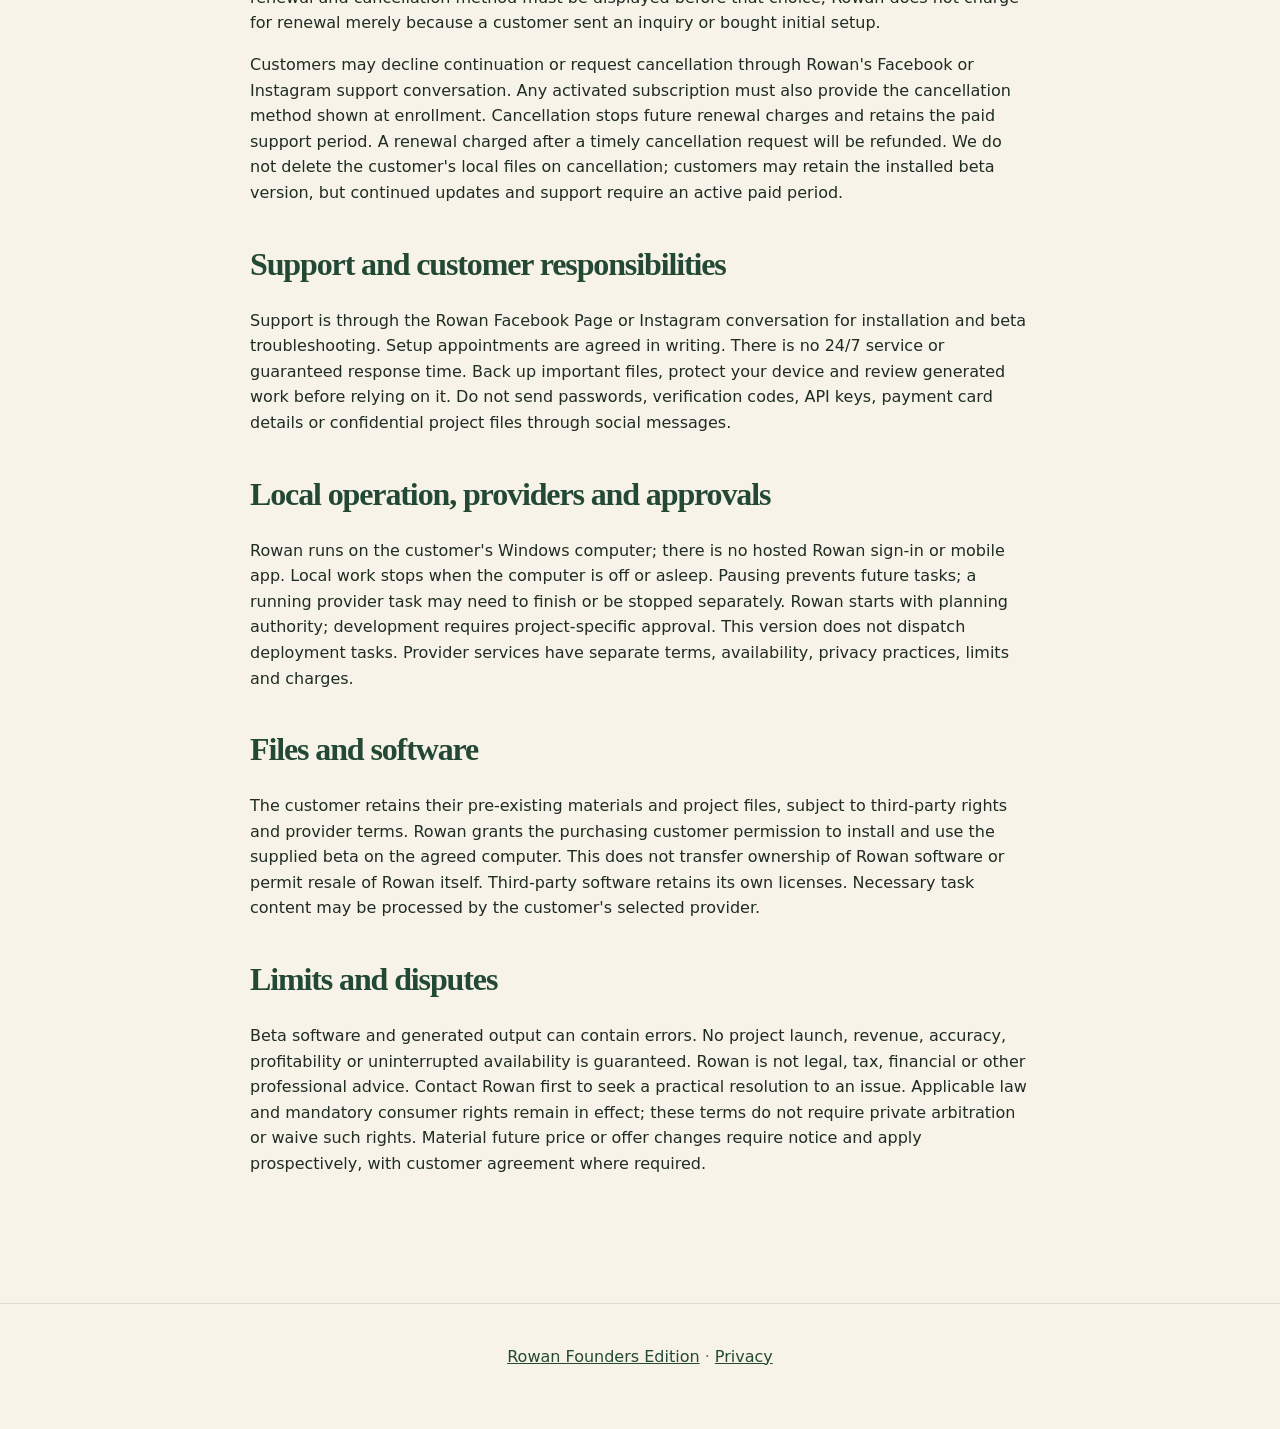
<file: terms.html>
<!doctype html><html lang="en"><head><meta charset="utf-8"><meta name="viewport" content="width=device-width,initial-scale=1"><title>Beta terms | Rowan</title><link rel="stylesheet" href="styles.css?v=0.1.2"></head><body><header><a class="brand" href="./"><img src="assets/rowan-mark.svg" alt=""><span>ROWAN</span></a><a class="button small" href="https://www.facebook.com/userowan">Message Rowan</a></header><main><section class="document"><h1>Rowan Founders Edition — assisted beta purchase terms</h1><p>Seller: Walter Bealer, Pennsylvania, United States. Public brand: Rowan Founders Edition.<br>Contact: Rowan Facebook Page (https://www.facebook.com/userowan) or Instagram (https://www.instagram.com/_rowan_growth/).<br>Version: September 22, 2026. Enrollment and live checkout are not open yet. These are the prepared terms for the assisted beta offer; no payment or subscription is created by reading them or making an inquiry.</p><h2>What the initial purchase includes</h2><p>$99 USD, plus applicable tax shown before payment, covers assisted installation on one compatible Windows computer, guided onboarding, creation of one first project, and the first month of beta updates and setup support. The first month begins on accepted installation, not on the inquiry date. This is an early software beta, not a promise to finish or deploy a business project.</p><p>We confirm computer compatibility, project scope and a setup appointment before requesting payment. Requirements include Windows 10 or newer, Python 3.11 or newer, Git, a supported Codex installation and the customer&#x27;s own authorized Codex/OpenAI account. Provider access, usage charges, hosting, domains, paid tools, custom development and round-the-clock support are not included.</p><h2>Delivery and acceptance</h2><p>The release package is supplied privately through the agreed contact channel after verified payment. During the agreed appointment, we check blank profile setup, first project creation, one small approved provider-backed task, output review, saved progress and reopening, plus backup/pause/uninstall instructions. Installation is accepted when those checks work on the customer&#x27;s computer. If we cannot complete setup within 14 calendar days after payment, we issue a full refund unless the customer explicitly agrees to a later appointment.</p><h2>Refunds</h2><p>A full refund of the initial payment is available before installation, if we cannot complete the agreed installation, or on request within seven calendar days after accepted installation. Request it in the Rowan support conversation; no explanation is required within that seven-day period. Refunds go to the original payment method. Processing time depends on the payment provider and bank. These terms do not limit mandatory consumer rights.</p><h2>Optional continuation and cancellation</h2><p>The initial $99 purchase does not start an automatic subscription. After the included month, continuing beta updates and setup support costs $49 USD per month plus applicable tax. Continuation requires a separate, explicit customer choice. The billing date, any automatic renewal and cancellation method must be displayed before that choice; Rowan does not charge for renewal merely because a customer sent an inquiry or bought initial setup.</p><p>Customers may decline continuation or request cancellation through Rowan&#x27;s Facebook or Instagram support conversation. Any activated subscription must also provide the cancellation method shown at enrollment. Cancellation stops future renewal charges and retains the paid support period. A renewal charged after a timely cancellation request will be refunded. We do not delete the customer&#x27;s local files on cancellation; customers may retain the installed beta version, but continued updates and support require an active paid period.</p><h2>Support and customer responsibilities</h2><p>Support is through the Rowan Facebook Page or Instagram conversation for installation and beta troubleshooting. Setup appointments are agreed in writing. There is no 24/7 service or guaranteed response time. Back up important files, protect your device and review generated work before relying on it. Do not send passwords, verification codes, API keys, payment card details or confidential project files through social messages.</p><h2>Local operation, providers and approvals</h2><p>Rowan runs on the customer&#x27;s Windows computer; there is no hosted Rowan sign-in or mobile app. Local work stops when the computer is off or asleep. Pausing prevents future tasks; a running provider task may need to finish or be stopped separately. Rowan starts with planning authority; development requires project-specific approval. This version does not dispatch deployment tasks. Provider services have separate terms, availability, privacy practices, limits and charges.</p><h2>Files and software</h2><p>The customer retains their pre-existing materials and project files, subject to third-party rights and provider terms. Rowan grants the purchasing customer permission to install and use the supplied beta on the agreed computer. This does not transfer ownership of Rowan software or permit resale of Rowan itself. Third-party software retains its own licenses. Necessary task content may be processed by the customer&#x27;s selected provider.</p><h2>Limits and disputes</h2><p>Beta software and generated output can contain errors. No project launch, revenue, accuracy, profitability or uninterrupted availability is guaranteed. Rowan is not legal, tax, financial or other professional advice. Contact Rowan first to seek a practical resolution to an issue. Applicable law and mandatory consumer rights remain in effect; these terms do not require private arbitration or waive such rights. Material future price or offer changes require notice and apply prospectively, with customer agreement where required.</p></section></main><footer><a href="./">Rowan Founders Edition</a> · <a href="privacy.html">Privacy</a></footer></body></html>
</file>
<file: styles.css>
:root{--forest:#234934;--leaf:#477a55;--moss:#6f8b5e;--bark:#6d4b35;--berry:#b7573c;--cream:#f7f3e8;--paper:#fffdf7;--ink:#1f2c24;--muted:#657169;--line:#d9decf;--shadow:0 24px 70px rgba(35,73,52,.11)}
*{box-sizing:border-box}html{scroll-behavior:smooth}body{margin:0;overflow-x:hidden;background:var(--cream);color:var(--ink);font-family:Inter,ui-sans-serif,system-ui,-apple-system,"Segoe UI",sans-serif;line-height:1.6}header{height:76px;display:flex;align-items:center;justify-content:space-between;padding:0 clamp(18px,5vw,72px);position:sticky;top:0;z-index:10;background:rgba(247,243,232,.9);backdrop-filter:blur(15px);border-bottom:1px solid rgba(35,73,52,.1)}.brand{display:flex;align-items:center;gap:10px;color:var(--forest);font-weight:900;letter-spacing:.14em;text-decoration:none}.brand img{width:46px;height:46px}main{overflow:hidden}section{width:min(1120px,calc(100% - 36px));margin:0 auto;padding:110px 0}.hero{position:relative;overflow:hidden;min-height:calc(100vh - 76px);display:grid;grid-template-columns:1.15fr .85fr;align-items:center;padding-top:55px}.hero-copy{position:relative;z-index:1}.hero h1{max-width:850px;font:700 clamp(3.7rem,8vw,7.7rem)/.91 Georgia,serif;letter-spacing:-.055em;color:var(--forest);margin:14px 0 30px}.lead{font-size:clamp(1.16rem,2.2vw,1.5rem);max-width:720px;color:#3e4f44}.hero-art{display:grid;place-items:center;filter:drop-shadow(0 30px 50px rgba(35,73,52,.14))}.hero-art img{width:min(38vw,460px)}.eyebrow{color:var(--leaf);font-weight:900;font-size:.78rem;letter-spacing:.15em;margin:0 0 10px}h2{font:700 clamp(2.3rem,5vw,4.7rem)/1 Georgia,serif;letter-spacing:-.035em;color:var(--forest);margin:12px 0 28px}h3{color:var(--forest);line-height:1.2}.button{display:inline-flex;align-items:center;justify-content:center;background:var(--forest);color:#fff!important;text-decoration:none;border:0;border-radius:999px;padding:15px 23px;font-weight:800;box-shadow:0 12px 32px rgba(35,73,52,.19);cursor:pointer}.button:hover{background:#173c29;transform:translateY(-1px)}.button.small{padding:10px 17px;font-size:.86rem}.actions{display:flex;align-items:center;gap:24px;flex-wrap:wrap;margin-top:32px}.text-link,.text-button{border:0;background:transparent;color:var(--forest);font-weight:800;text-decoration:none;cursor:pointer}.quiet-note{color:var(--muted);font-size:.87rem;margin-top:22px}.problem{max-width:940px!important;text-align:center}.problem p:last-child{font-size:1.16rem;max-width:760px;margin:auto}.steps{display:grid;grid-template-columns:repeat(4,1fr);gap:14px;margin-top:48px}.steps article,.panel{background:var(--paper);border:1px solid var(--line);border-radius:24px;padding:26px;box-shadow:var(--shadow)}.steps span{display:grid;place-items:center;width:42px;height:42px;border-radius:50%;background:#e7eee2;color:var(--forest);font-weight:900}.steps h3{margin:22px 0 10px}.steps p,.panel p{color:var(--muted)}.build{display:grid;grid-template-columns:1fr 1fr;gap:70px;align-items:center}.chips{display:flex;gap:10px;flex-wrap:wrap}.chips span{padding:12px 16px;border-radius:999px;background:#e7eee2;border:1px solid #cad8c5;color:var(--forest);font-weight:760}.two{display:grid;grid-template-columns:1fr 1fr;gap:18px}.demo{display:grid;grid-template-columns:1fr .65fr;align-items:center;gap:80px}.phone{background:var(--paper);border:8px solid var(--forest);border-radius:42px;padding:26px;box-shadow:0 32px 80px rgba(35,73,52,.18)}.phone-top{display:flex;align-items:center;gap:7px;letter-spacing:.12em;color:var(--forest);margin-bottom:25px}.phone-top img{width:38px}.phone .label{font-size:.68rem;color:var(--leaf);font-weight:900;letter-spacing:.12em;margin:19px 0 2px}.phone h3{font-size:1.5rem}.phone .no{color:var(--leaf);font-size:1.6rem}.bar{height:9px;border-radius:9px;background:#e2e5dd;margin-top:24px;overflow:hidden}.bar span{display:block;width:63%;height:100%;background:var(--leaf)}.privacy{background:var(--forest);color:white;width:100%;max-width:none;padding-left:max(18px,calc((100vw - 1120px)/2));padding-right:max(18px,calc((100vw - 1120px)/2));display:grid;grid-template-columns:1fr 1fr;gap:70px}.privacy h2,.privacy .eyebrow{color:white}.privacy li{margin-bottom:15px}.offer{display:grid;grid-template-columns:1fr .65fr;gap:70px;align-items:center}.price-card{padding:36px;border-radius:28px;background:var(--paper);border:1px solid var(--line);box-shadow:var(--shadow);text-align:center}.price-card>strong{display:block;font:700 5rem Georgia,serif;color:var(--forest);line-height:1}.price-card sup{font-size:2rem}.price-card>span,.price-card small{display:block;color:var(--muted)}.price-card hr{border:0;border-top:1px solid var(--line);margin:26px 0}.price-card .button{width:100%;margin:16px 0}.faq{display:grid;grid-template-columns:1fr 1fr;gap:12px}.faq details{background:var(--paper);border:1px solid var(--line);border-radius:17px;padding:19px 21px}.faq summary{font-weight:800;color:var(--forest);cursor:pointer}.faq p{color:var(--muted);margin-bottom:0}.reserve{text-align:center}.reserve>img{width:110px}.reserve h2{max-width:700px;margin-left:auto;margin-right:auto}.reserve .button,.reserve .text-button{margin:8px}footer{padding:40px 18px 60px;text-align:center;color:var(--muted);border-top:1px solid var(--line)}footer img{width:60px}
@media(max-width:800px){header{height:66px;padding:0 14px}.brand img{width:40px}.hero,.build,.demo,.offer,.privacy{grid-template-columns:1fr;gap:38px}.hero{padding-top:48px}.hero-art{position:absolute;opacity:.1;right:-60px;top:130px}.hero-art img{width:330px}.hero h1{font-size:clamp(3.2rem,16vw,5.3rem)}section{padding:78px 0}.steps,.two,.faq{grid-template-columns:1fr}.privacy{padding-left:18px;padding-right:18px}.demo .phone{max-width:420px}.actions{align-items:flex-start;flex-direction:column;gap:15px}.button.small{font-size:.76rem;padding:9px 12px}}
@media(prefers-reduced-motion:reduce){*{scroll-behavior:auto!important;transition:none!important}}

.document{max-width:780px;padding-top:70px}.document h1{font:700 clamp(2.6rem,6vw,4rem)/1.1 Georgia,serif;color:var(--forest)}.document h2{font-size:2rem;margin-top:42px}.document a,footer a{color:var(--forest)}.document li{margin-bottom:10px}a:focus-visible,button:focus-visible,summary:focus-visible{outline:3px solid var(--berry);outline-offset:5px}
</file>
